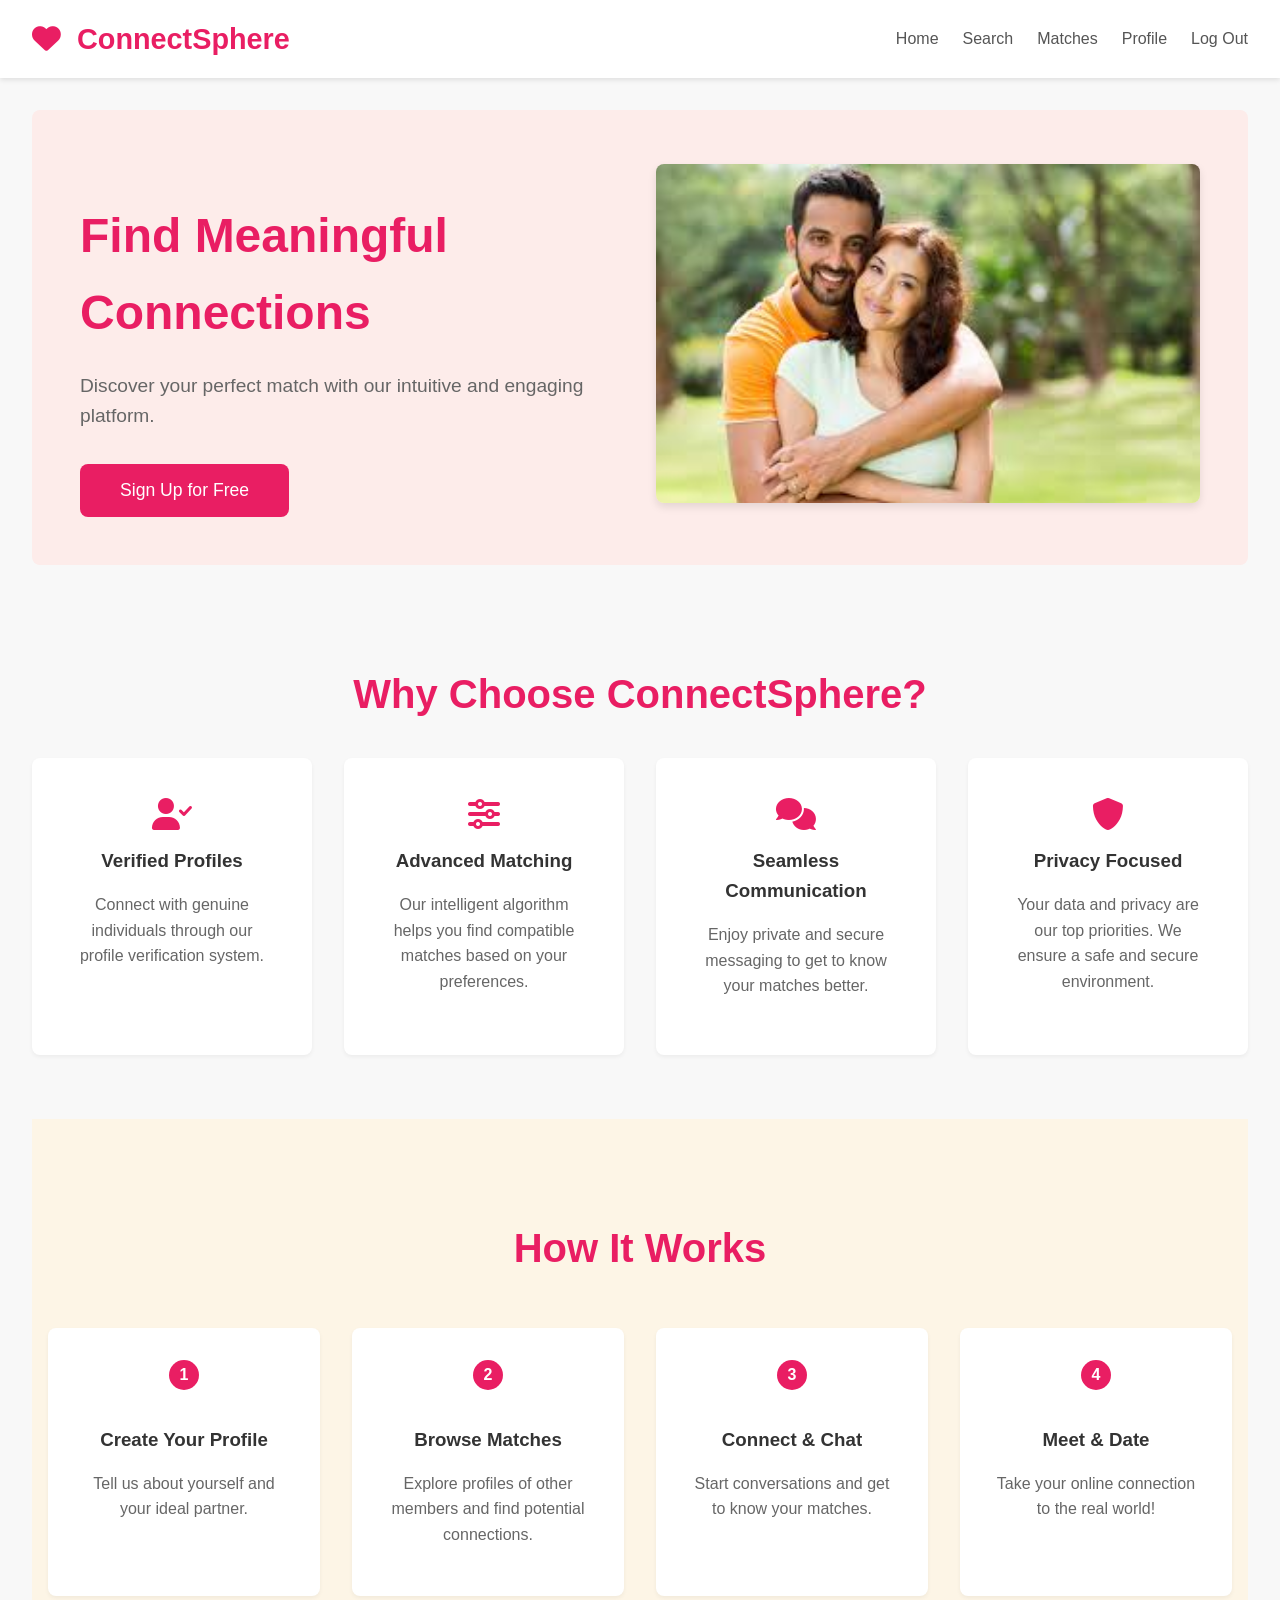
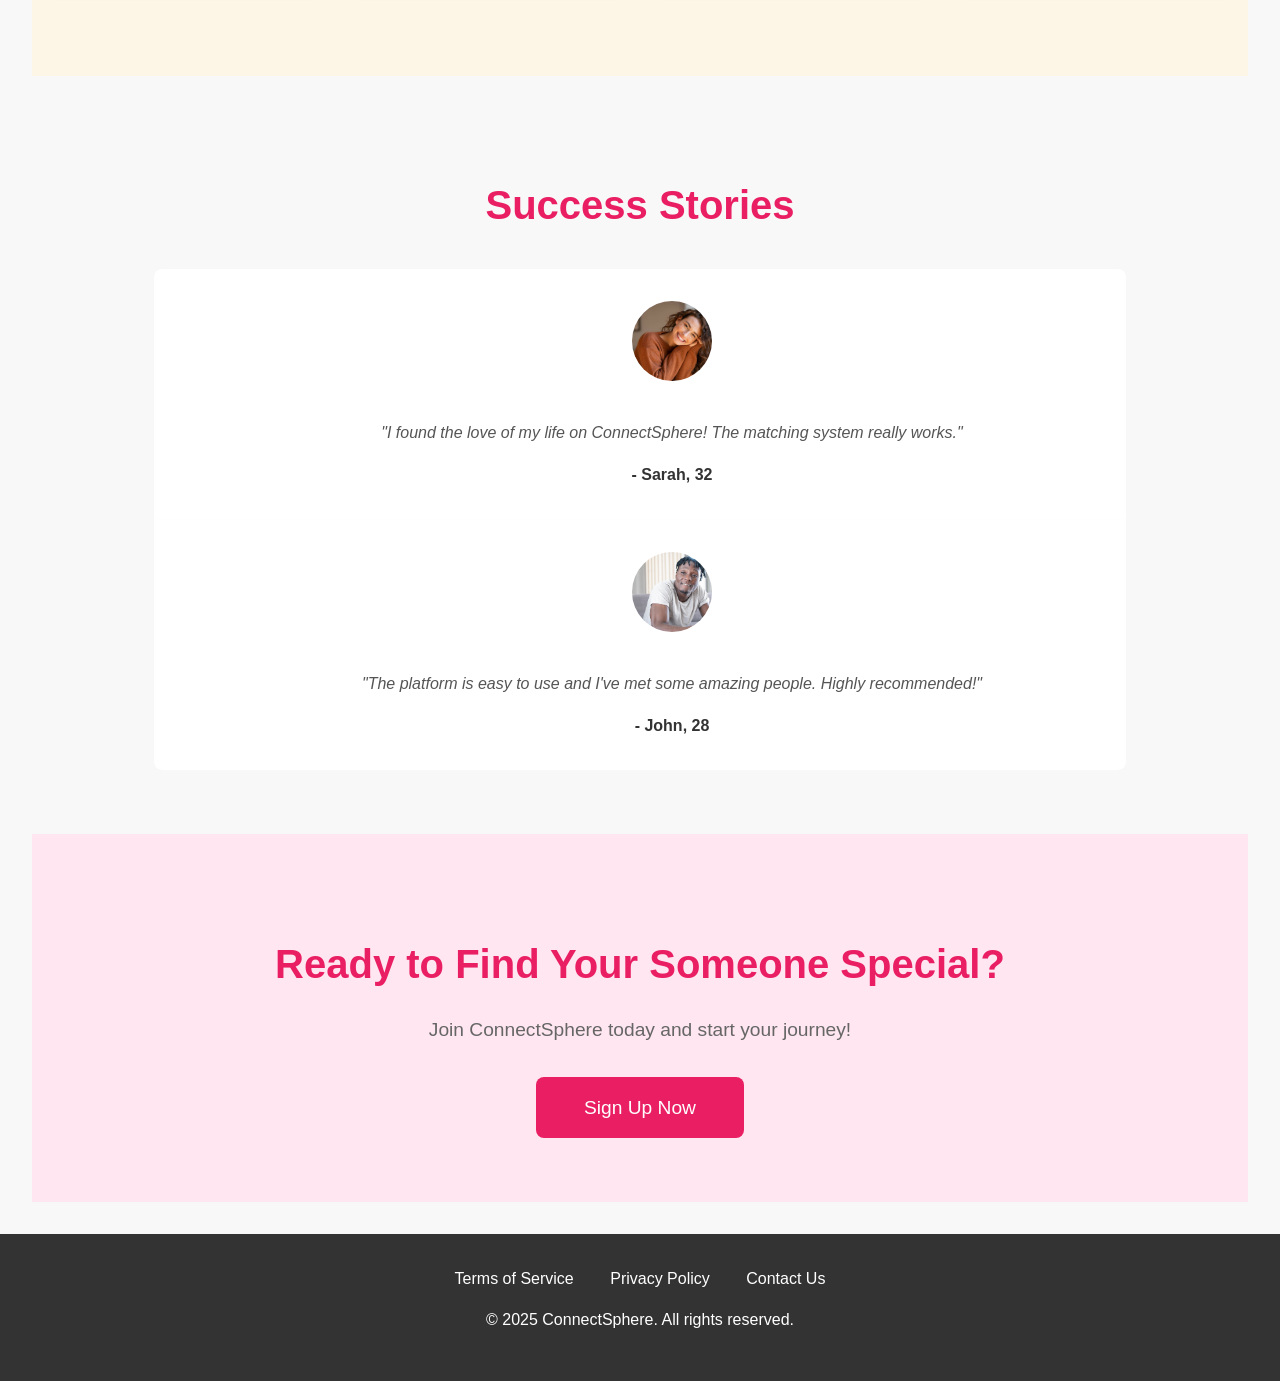
<file: index3.html>
<!DOCTYPE html>
<html lang="en">
<head>
    <meta charset="UTF-8">
    <meta name="viewport" content="width=device-width, initial-scale=1.0">
    <title>ConnectSphere - Find Your Match</title>
    <link rel="stylesheet" href="style.css">
    <link rel="stylesheet" href="https://cdnjs.cloudflare.com/ajax/libs/font-awesome/6.0.0-beta3/css/all.min.css">
</head>
<body>
    <header>
        <nav class="navbar">
            <div class="logo"><i class="fas fa-heart"></i> ConnectSphere</div>
            <ul class="nav-links">
                <li><a href="#">Home</a></li>
                <li><a href="#">Search</a></li>
                <li><a href="#">Matches</a></li>
                <li><a href="#">Profile</a></li>
                <li><a href="#">Log Out</a></li>
            </ul>
            <div class="burger">
                <div class="line1"></div>
                <div class="line2"></div>
                <div class="line3"></div>
            </div>
        </nav>
    </header>

    <main>
        <section class="hero">
            <div class="hero-content">
                <h1>Find Meaningful Connections</h1>
                <p>Discover your perfect match with our intuitive and engaging platform.</p>
                <button class="cta-button">Sign Up for Free</button>
            </div>
            <div class="hero-image">
                <img src="placeholder-hero.jpg" alt="Happy Couple">
            </div>
        </section>

        <section class="features">
            <h2>Why Choose ConnectSphere?</h2>
            <div class="features-grid">
                <div class="feature-item">
                    <i class="fas fa-user-check fa-2x"></i>
                    <h3>Verified Profiles</h3>
                    <p>Connect with genuine individuals through our profile verification system.</p>
                </div>
                <div class="feature-item">
                    <i class="fas fa-sliders-h fa-2x"></i>
                    <h3>Advanced Matching</h3>
                    <p>Our intelligent algorithm helps you find compatible matches based on your preferences.</p>
                </div>
                <div class="feature-item">
                    <i class="fas fa-comments fa-2x"></i>
                    <h3>Seamless Communication</h3>
                    <p>Enjoy private and secure messaging to get to know your matches better.</p>
                </div>
                <div class="feature-item">
                    <i class="fas fa-shield-alt fa-2x"></i>
                    <h3>Privacy Focused</h3>
                    <p>Your data and privacy are our top priorities. We ensure a safe and secure environment.</p>
                </div>
            </div>
        </section>

        <section class="how-it-works">
            <h2>How It Works</h2>
            <div class="steps">
                <div class="step">
                    <span class="step-number">1</span>
                    <h3>Create Your Profile</h3>
                    <p>Tell us about yourself and your ideal partner.</p>
                </div>
                <div class="step">
                    <span class="step-number">2</span>
                    <h3>Browse Matches</h3>
                    <p>Explore profiles of other members and find potential connections.</p>
                </div>
                <div class="step">
                    <span class="step-number">3</span>
                    <h3>Connect & Chat</h3>
                    <p>Start conversations and get to know your matches.</p>
                </div>
                <div class="step">
                    <span class="step-number">4</span>
                    <h3>Meet & Date</h3>
                    <p>Take your online connection to the real world!</p>
                </div>
            </div>
        </section>

        <section class="testimonials">
            <h2>Success Stories</h2>
            <div class="testimonial-slider">
                <div class="testimonial">
                    <img src="placeholder-profile1.jpg" alt="Sarah">
                    <p>"I found the love of my life on ConnectSphere! The matching system really works."</p>
                    <span>- Sarah, 32</span>
                </div>
                <div class="testimonial">
                    <img src="placeholder-profile2.jpg" alt="John">
                    <p>"The platform is easy to use and I've met some amazing people. Highly recommended!"</p>
                    <span>- John, 28</span>
                </div>
                </div>
        </section>

        <section class="call-to-action">
            <h2>Ready to Find Your Someone Special?</h2>
            <p>Join ConnectSphere today and start your journey!</p>
            <button class="cta-button large">Sign Up Now</button>
        </section>
    </main>

    <footer>
        <div class="footer-links">
            <a href="#">Terms of Service</a>
            <a href="#">Privacy Policy</a>
            <a href="#">Contact Us</a>
        </div>
        <p>&copy; 2025 ConnectSphere. All rights reserved.</p>
    </footer>

    <script>
        const burger = document.querySelector('.burger');
        const navLinks = document.querySelector('.nav-links');

        burger.addEventListener('click', () => {
            navLinks.classList.toggle('nav-active');
            burger.classList.toggle('toggle');
        });

        // Basic testimonial slider functionality (for demonstration)
        const testimonialSlider = document.querySelector('.testimonial-slider');
        let currentIndex = 0;

        if (testimonialSlider) {
            function nextTestimonial() {
                const testimonials = testimonialSlider.querySelectorAll('.testimonial');
                if (testimonials.length > 0) {
                    currentIndex = (currentIndex + 1) % testimonials.length;
                    updateTestimonialSlider();
                }
            }

            function updateTestimonialSlider() {
                const testimonials = testimonialSlider.querySelectorAll('.testimonial');
                if (testimonials.length > 0) {
                    const translateValue = -currentIndex * 100 + '%';
                    testimonialSlider.style.transform = `translateX(${translateValue})`;
                }
            }

            setInterval(nextTestimonial, 5000); // Auto slide every 5 seconds
        }
    </script>
</body>
</html>
</file>
<file: style.css>
body {
    font-family: 'Arial', sans-serif;
    margin: 0;
    padding: 0;
    background-color: #f8f8f8;
    color: #333;
    line-height: 1.6;
}

/* Header and Navigation */
header {
    background-color: #fff;
    box-shadow: 0 2px 5px rgba(0, 0, 0, 0.1);
    padding: 1rem 0;
    position: sticky;
    top: 0;
    z-index: 100;
}

.navbar {
    display: flex;
    justify-content: space-between;
    align-items: center;
    padding: 0 2rem;
}

.logo {
    font-size: 1.8rem;
    font-weight: bold;
    color: #e91e63; /* A vibrant pink for a dating site */
}

.logo i {
    margin-right: 0.5rem;
}

.nav-links {
    list-style: none;
    margin: 0;
    padding: 0;
    display: flex;
}

.nav-links li {
    margin-left: 1.5rem;
}

.nav-links a {
    text-decoration: none;
    color: #555;
    font-weight: 500;
    transition: color 0.3s ease;
}

.nav-links a:hover {
    color: #e91e63;
}

.burger {
    display: none;
    cursor: pointer;
}

.burger div {
    width: 25px;
    height: 3px;
    background-color: #333;
    margin: 5px;
    transition: all 0.3s ease;
}

/* Main Content */
main {
    padding: 2rem;
}

/* Hero Section */
.hero {
    display: flex;
    align-items: center;
    justify-content: space-between;
    gap: 2rem;
    padding: 4rem 0;
    background-color: #fdecea; /* Light pink background */
    border-radius: 8px;
    padding: 3rem;
}

.hero-content {
    flex: 1;
}

.hero-content h1 {
    font-size: 3rem;
    margin-bottom: 1rem;
    color: #e91e63;
}

.hero-content p {
    font-size: 1.2rem;
    color: #666;
    margin-bottom: 2rem;
}

.cta-button {
    background-color: #e91e63;
    color: #fff;
    padding: 1rem 2.5rem;
    border: none;
    border-radius: 8px;
    cursor: pointer;
    font-size: 1.1rem;
    text-decoration: none;
    transition: background-color 0.3s ease;
}

.cta-button:hover {
    background-color: #c2185b;
}

.cta-button.large {
    padding: 1.2rem 3rem;
    font-size: 1.2rem;
}

.hero-image {
    flex: 1;
}

.hero-image img {
    width: 100%;
    height: auto;
    border-radius: 8px;
    box-shadow: 0 4px 8px rgba(0, 0, 0, 0.1);
}

/* Features Section */
.features {
    padding: 4rem 0;
    text-align: center;
}

.features h2 {
    font-size: 2.5rem;
    margin-bottom: 2rem;
    color: #e91e63;
}

.features-grid {
    display: grid;
    grid-template-columns: repeat(auto-fit, minmax(250px, 1fr));
    gap: 2rem;
    margin-top: 2rem;
}

.feature-item {
    background-color: #fff;
    padding: 2.5rem;
    border-radius: 8px;
    box-shadow: 0 2px 4px rgba(0, 0, 0, 0.05);
    text-align: center;
}

.feature-item i {
    color: #e91e63;
    margin-bottom: 1rem;
}

.feature-item h3 {
    margin-top: 0;
    margin-bottom: 1rem;
    color: #333;
}

.feature-item p {
    color: #666;
}

/* How It Works Section */
.how-it-works {
    padding: 4rem 0;
    background-color: #fdf5e6; /* Light beige */
    text-align: center;
}

.how-it-works h2 {
    font-size: 2.5rem;
    margin-bottom: 2rem;
    color: #e91e63;
}

.steps {
    display: flex;
    justify-content: space-around;
    margin-top: 2rem;
    flex-wrap: wrap;
}

.step {
    flex: 1;
    text-align: center;
    padding: 2rem;
    background-color: #fff;
    border-radius: 8px;
    box-shadow: 0 2px 4px rgba(0, 0, 0, 0.05);
    margin: 1rem;
    min-width: 200px;
}

.step-number {
    display: inline-block;
    background-color: #e91e63;
    color: #fff;
    width: 30px;
    height: 30px;
    border-radius: 50%;
    line-height: 30px;
    font-weight: bold;
    margin-bottom: 1rem;
}

.step h3 {
    color: #333;
    margin-bottom: 0.5rem;
}

.step p {
    color: #666;
}

/* Testimonials Section */
.testimonials {
    padding: 4rem 0;
    text-align: center;
}

.testimonials h2 {
    font-size: 2.5rem;
    margin-bottom: 2rem;
    color: #e91e63;
}

.testimonial-slider {
    overflow: hidden;
    width: 80%;
    margin: 0 auto;
    border-radius: 8px;
}

.testimonial {
    background-color: #fff;
    padding: 2rem;
    box-shadow: 0 2px 4px rgba(0, 0, 0, 0.05);
    text-align: center;
    min-width: 100%;
    transition: transform 0.5s ease-in-out;
}

.testimonial img {
    width: 80px;
    height: 80px;
    border-radius: 50%;
    object-fit: cover;
    margin-bottom: 1rem;
}

.testimonial p {
    font-style: italic;
    color: #555;
    margin-bottom: 1rem;
}

.testimonial span {
    font-weight: bold;
    color: #333;
}

/* Call to Action Section */
.call-to-action {
    padding: 4rem 0;
    background-color: #ffe6f0; /* Another light pink shade */
    text-align: center;
}

.call-to-action h2 {
    font-size: 2.5rem;
    margin-bottom: 1rem;
    color: #e91e63;
}

.call-to-action p {
    font-size: 1.2rem;
    color: #666;
    margin-bottom: 2rem;
}

/* Footer */
footer {
    background-color: #333;
    color: #fff;
    padding: 2rem 0;
    text-align: center;
}

.footer-links {
    margin-bottom: 1rem;
}

.footer-links a {
    color: #fff;
    text-decoration: none;
    margin: 0 1rem;
    transition: color 0.3s ease;
}

.footer-links a:hover {
    color: #e91e63;
}

/* Responsive Design */
@media (max-width: 768px) {
    .navbar {
        padding: 0 1rem;
    }

    .nav-links {
        position: absolute;
        background-color: #fff;
        flex-direction: column;
        align-items: flex-start;
        top: 60px;
        left: 0;
        width: 100%;
        transform: translateX(-100%);
        transition: transform 0.5s ease-in;
        box-shadow: 0 5px 10px rgba(0, 0, 0, 0.1);
    }

    .nav-links li {
        margin: 1rem 0;
        padding-left: 2rem;
    }

    .nav-links.nav-active {
        transform: translateX(0%);
    }

    .burger {
        display: block;
    }

    .toggle .line1 {
        transform: rotate(-45deg) translate(-5px, 6px);
    }

    .toggle .line2 {
        opacity: 0;
    }

    .toggle .line3 {
        transform: rotate(45deg) translate(-5px, -6px);
    }

    .hero {
        flex-direction: column;
        text-align: center;
    }

    .hero-image {
        order: -1;
        margin-bottom: 2rem;
    }

    .features-grid {
        grid-template-columns: 1fr;
    }

    .steps {
        flex-direction: column;
        align-items:
</file>
